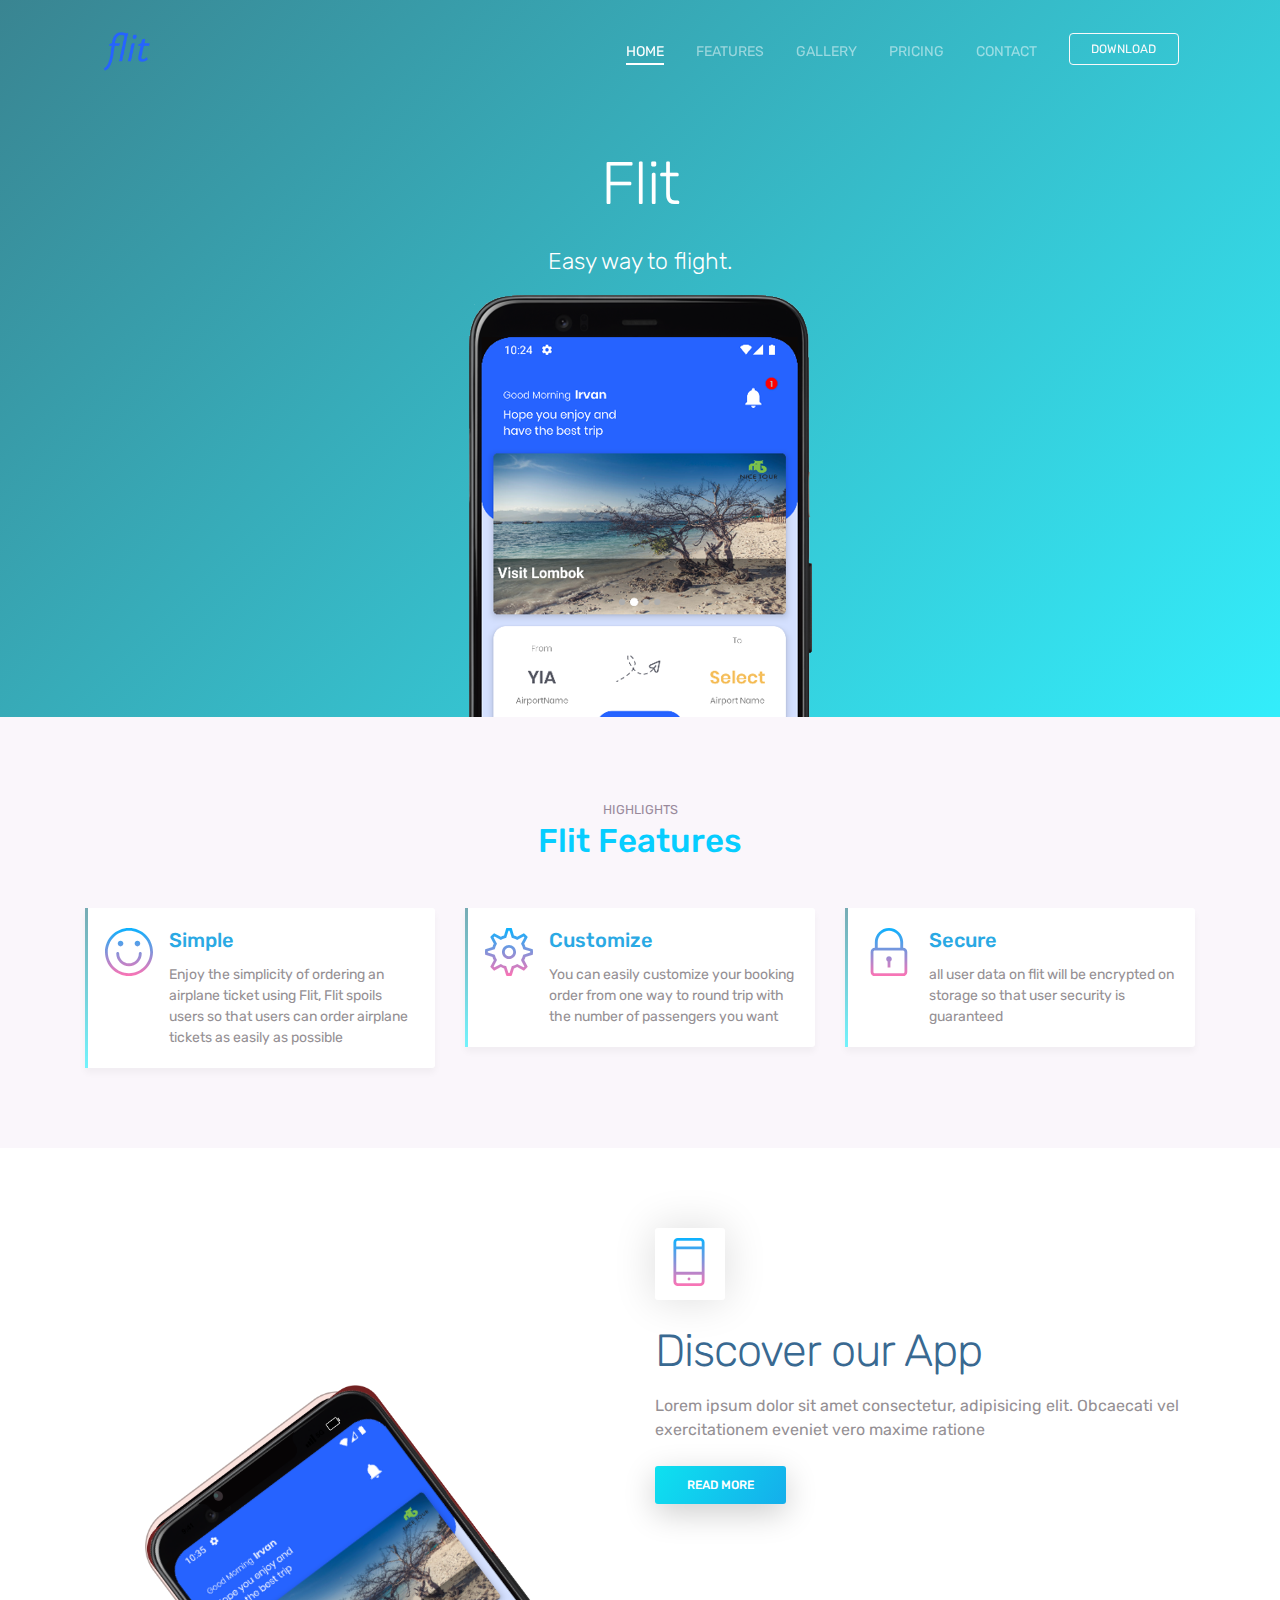
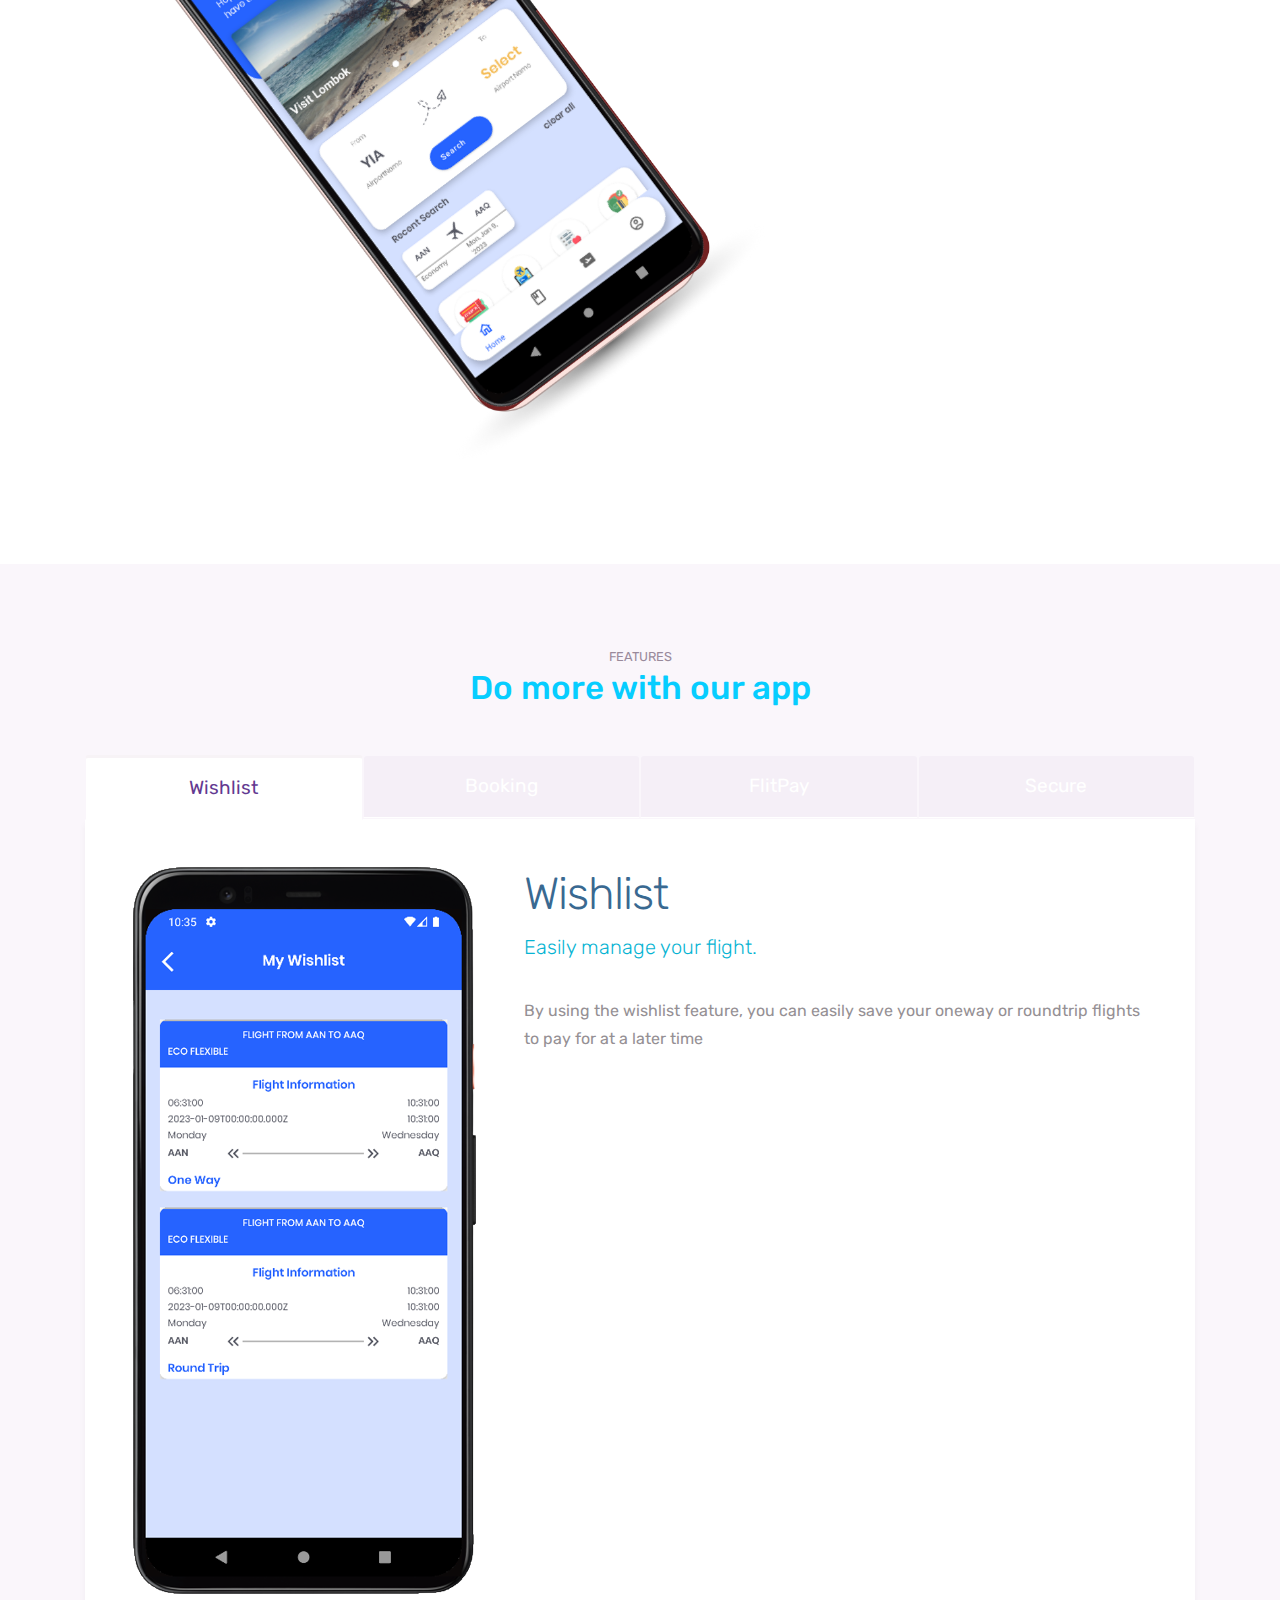
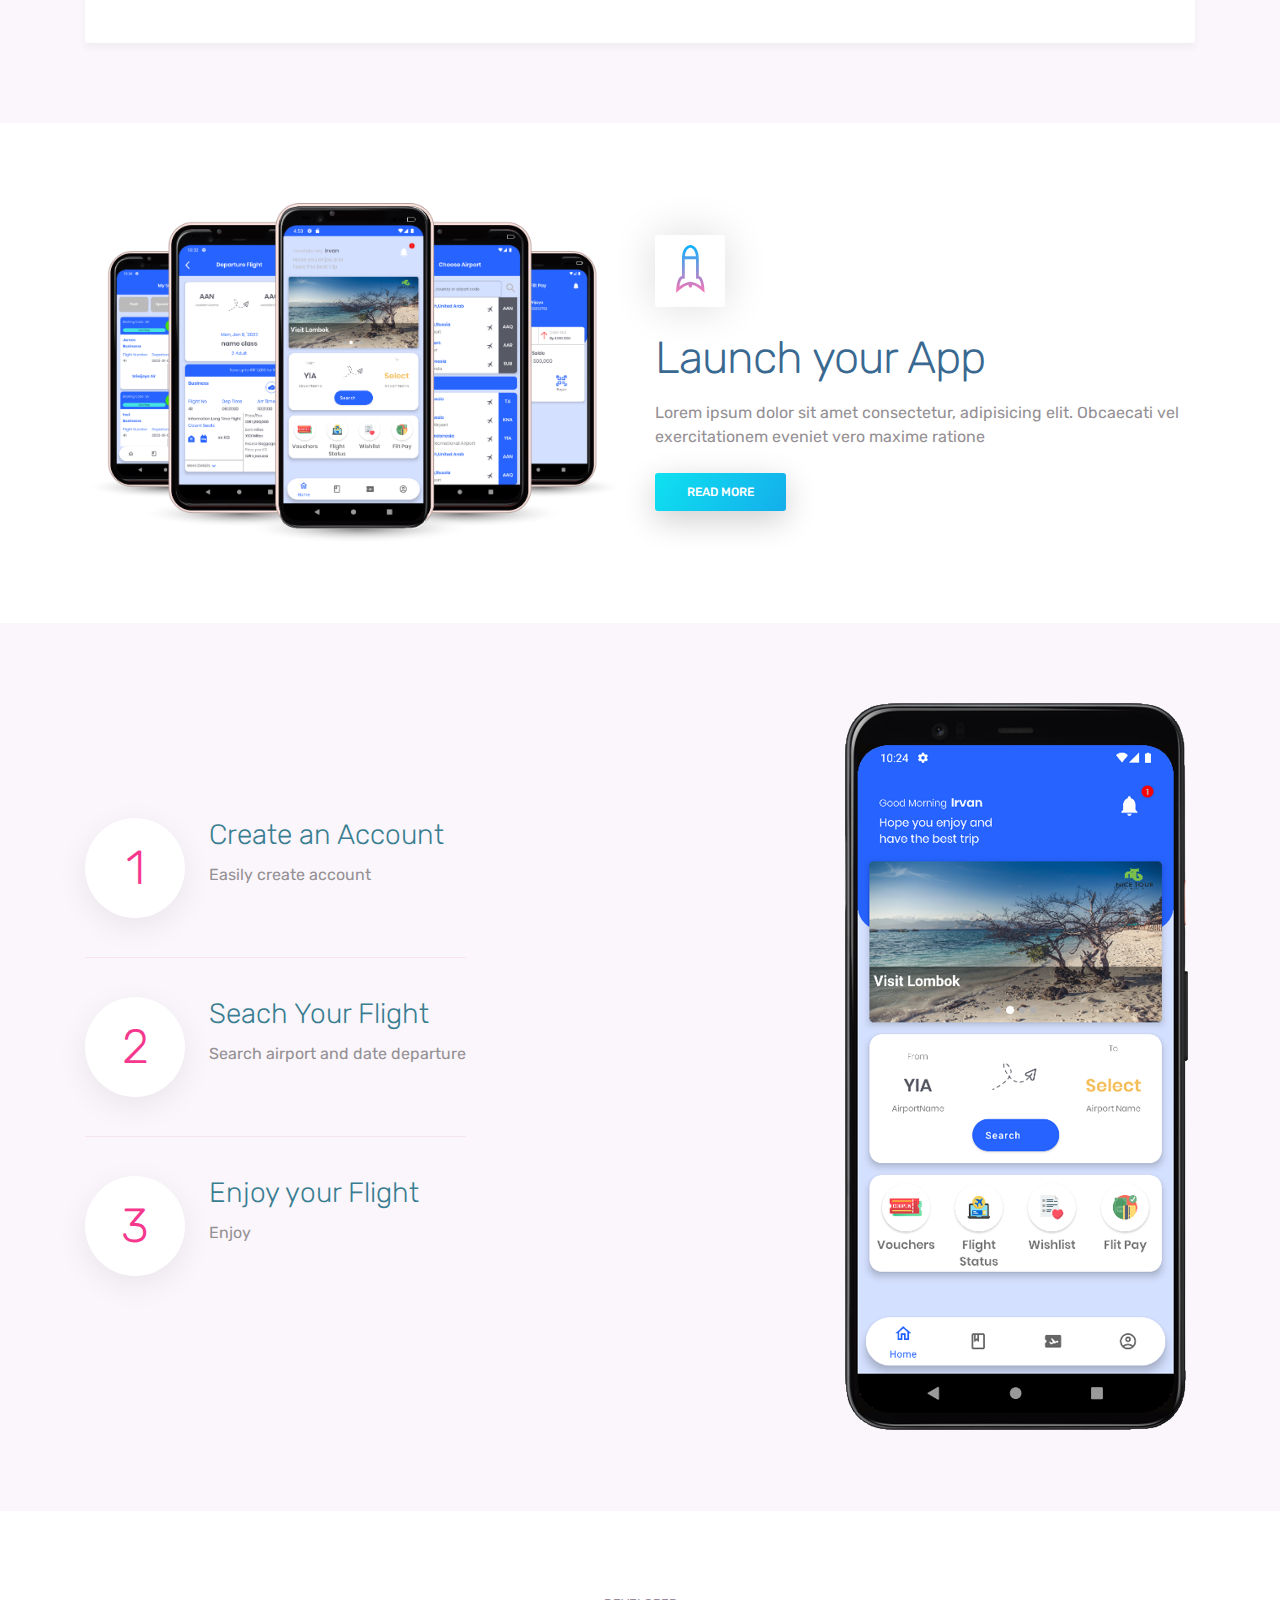
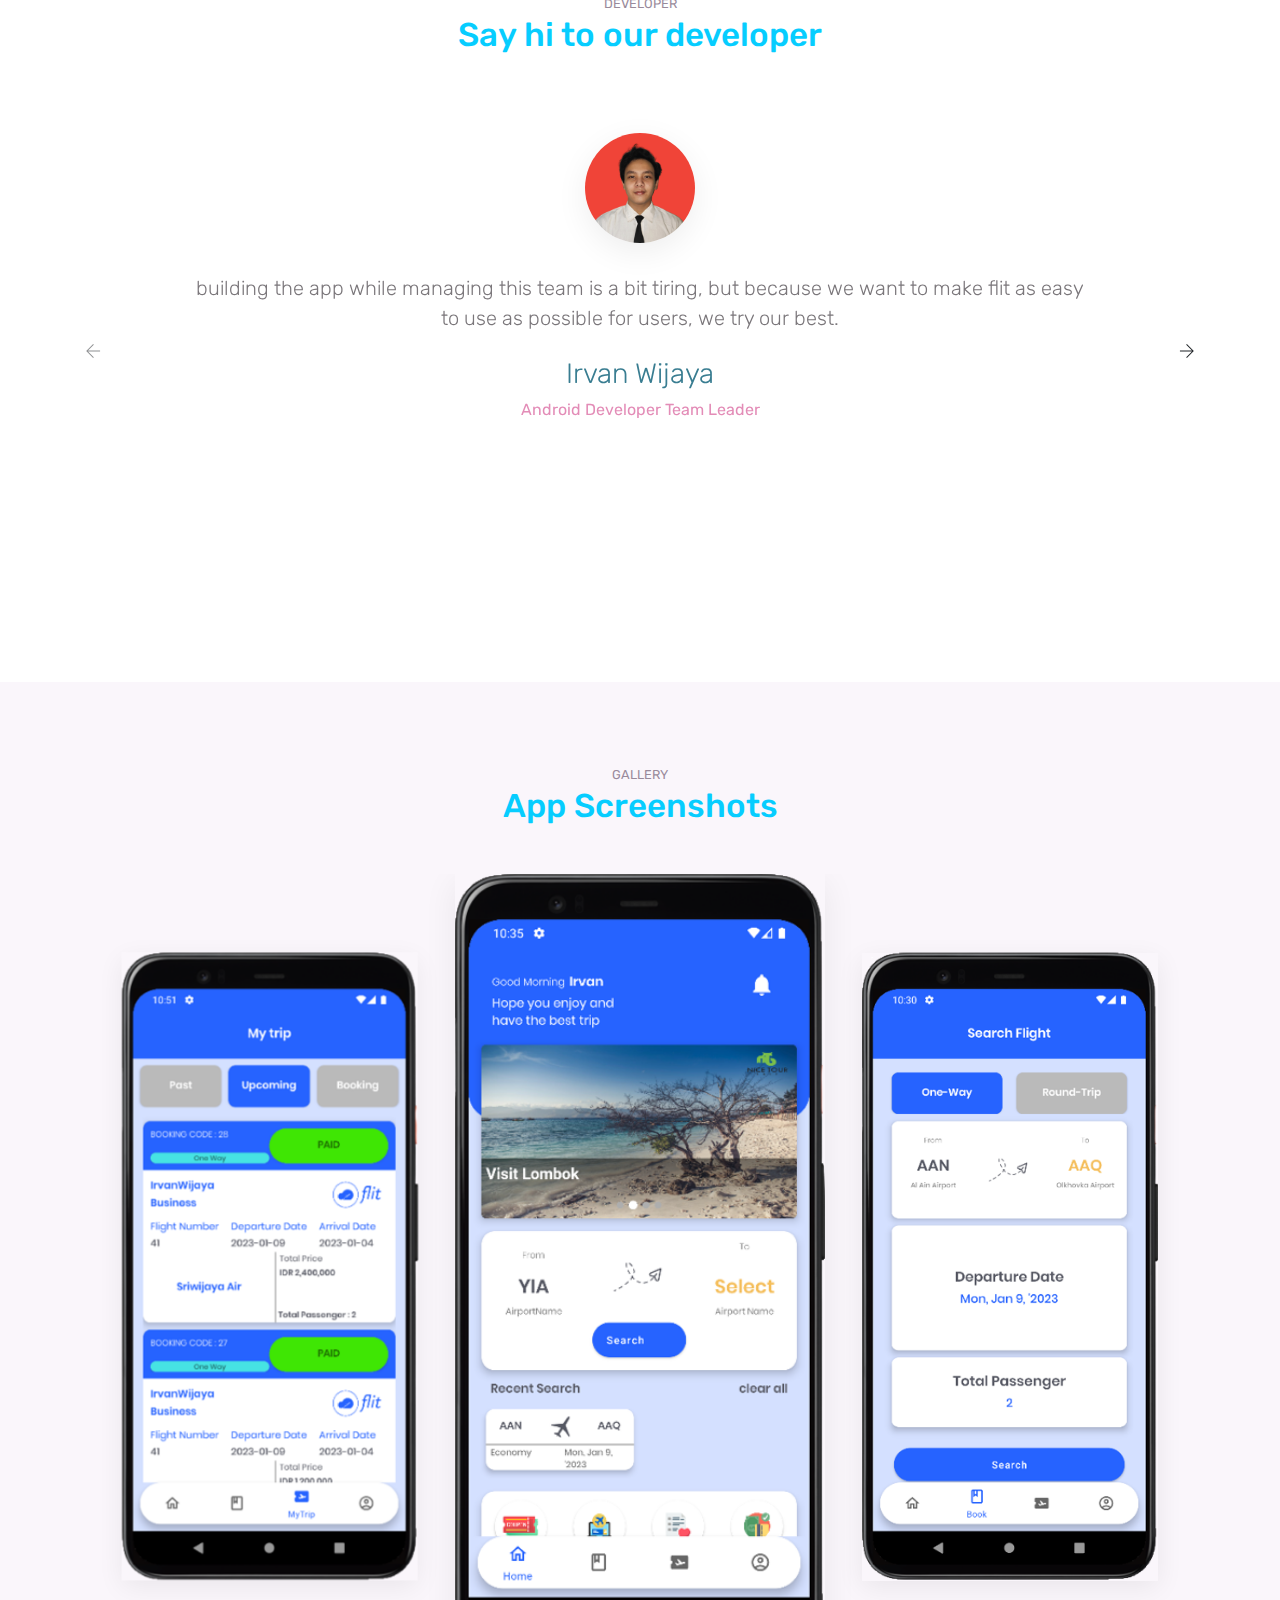
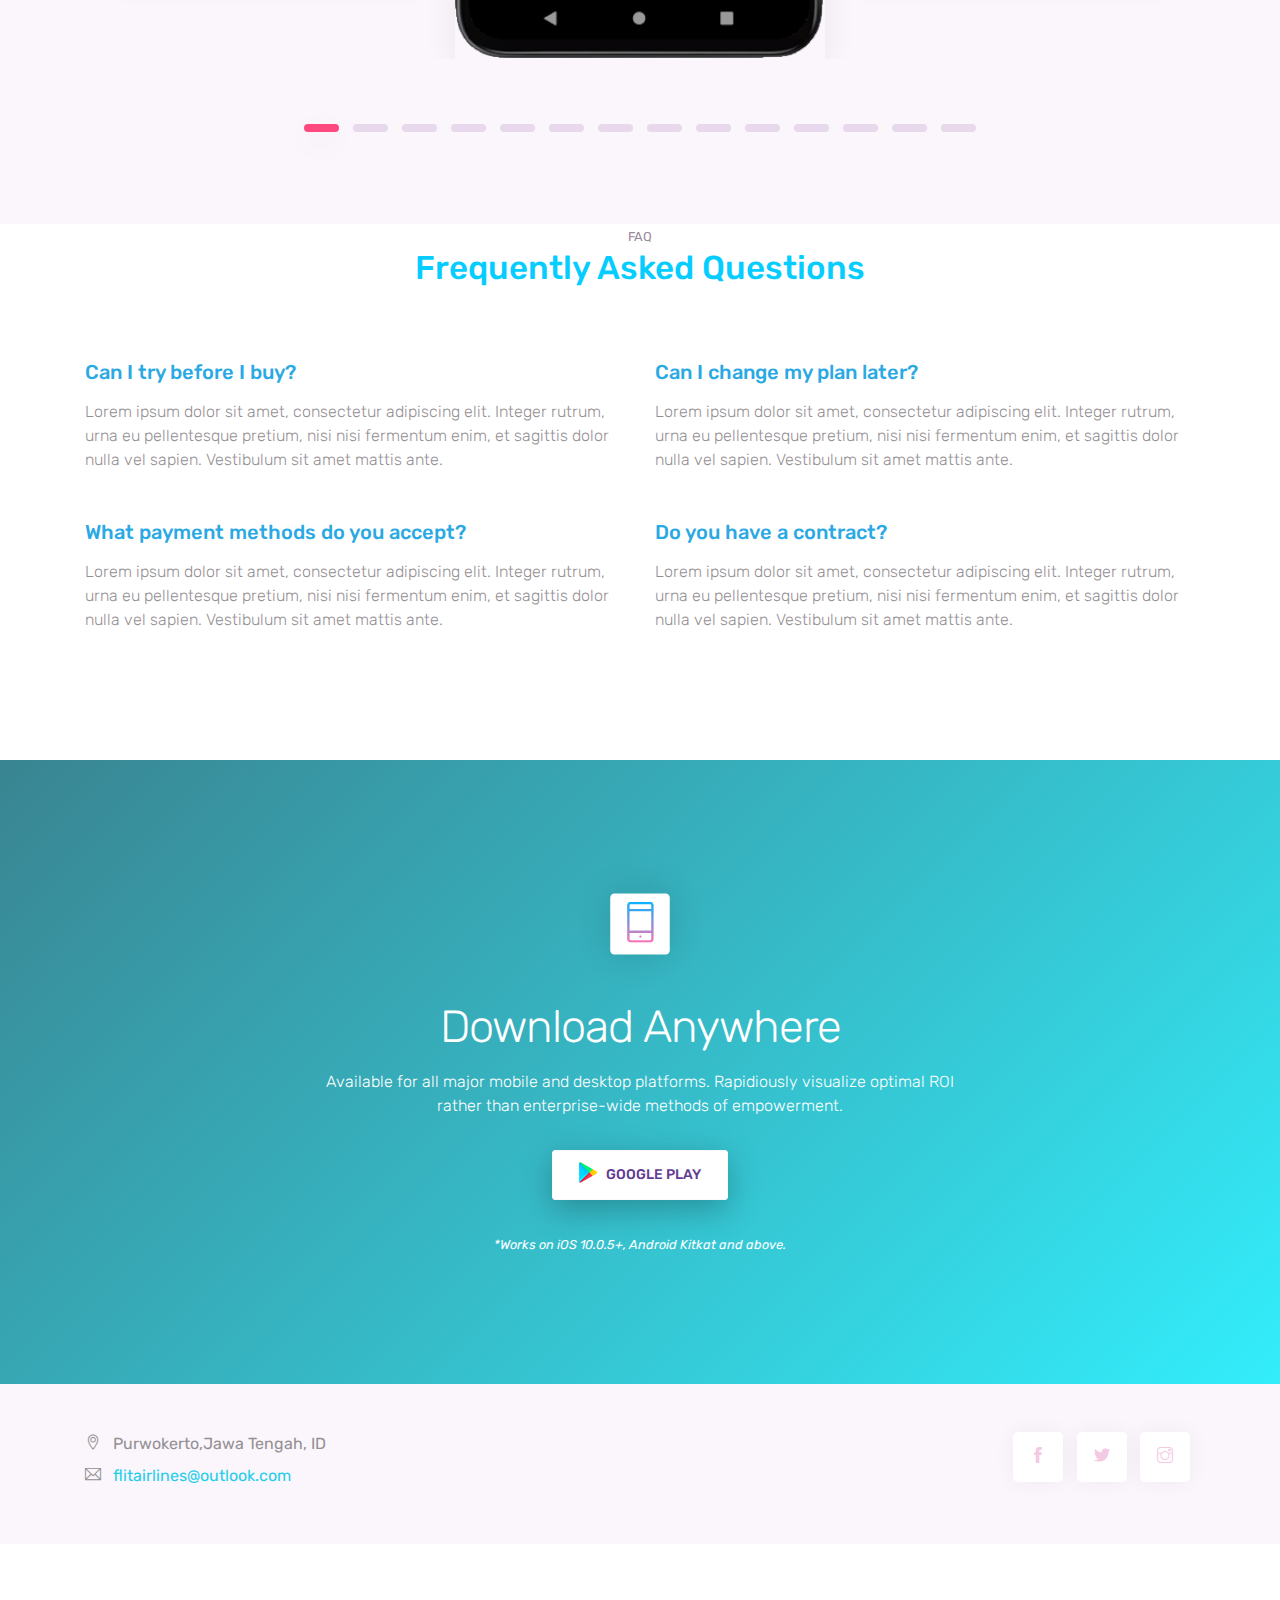
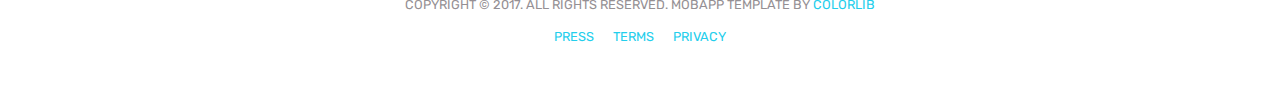
<file: index.html>
<!doctype html>
<html lang="en">
<!--

Page    : index / MobApp
Version : 1.0
Author  : Colorlib
URI     : https://colorlib.com

 -->

<head>
    <title>Flit</title>
    <!-- Required meta tags -->
    <meta charset="utf-8">
    <meta name="viewport" content="width=device-width, initial-scale=1, shrink-to-fit=no">
    <meta name="description" content="Flit - Easily Flight">
    <meta name="keywords" content="mobile, app, ios, android, flit,flightapp">

    <!-- Font -->
    <link rel="dns-prefetch" href="//fonts.googleapis.com">
    <link href="https://fonts.googleapis.com/css?family=Rubik:300,400,500" rel="stylesheet">

    <!-- Bootstrap CSS -->
    <link rel="stylesheet" href="css/bootstrap.min.css">
    <!-- Themify Icons -->
    <link rel="stylesheet" href="css/themify-icons.css">
    <!-- Owl carousel -->
    <link rel="stylesheet" href="css/owl.carousel.min.css">
    <!-- Main css -->
    <link href="css/style.css" rel="stylesheet">
</head>

<body data-spy="scroll" data-target="#navbar" data-offset="30">

    <!-- Nav Menu -->

    <div class="nav-menu fixed-top">
        <div class="container">
            <div class="row">
                <div class="col-md-12">
                    <nav class="navbar navbar-dark navbar-expand-lg">
                        <a class="navbar-brand" href="index.html"><img src="images/logo.png" width="50" height="50" class="img-fluid" alt="logo"></a> <button class="navbar-toggler" type="button" data-toggle="collapse" data-target="#navbar" aria-controls="navbar" aria-expanded="false" aria-label="Toggle navigation"> <span class="navbar-toggler-icon"></span> </button>
                        <div class="collapse navbar-collapse" id="navbar">
                            <ul class="navbar-nav ml-auto">
                                <li class="nav-item"> <a class="nav-link active" href="#home">HOME <span class="sr-only">(current)</span></a> </li>
                                <li class="nav-item"> <a class="nav-link" href="#features">FEATURES</a> </li>
                                <li class="nav-item"> <a class="nav-link" href="#gallery">GALLERY</a> </li>
                                <li class="nav-item"> <a class="nav-link" href="#pricing">PRICING</a> </li>
                                <li class="nav-item"> <a class="nav-link" href="#contact">CONTACT</a> </li>
                                <li class="nav-item"><a href="https://play.google.com/store/apps/details?id=com.ctwofinalproject.ticketing" class="btn btn-outline-light my-3 my-sm-0 ml-lg-3">Download</a></li>
                            </ul>
                        </div>
                    </nav>
                </div>
            </div>
        </div>
    </div>


    <header class="bg-gradient" id="home">
        <div class="container mt-5">
            <h1>Flit</h1>
            <p class="tagline">Easy way to flight.</p>
        </div>
        <div class="img-holder mt-3"><img src="images/home.png" alt="home" class="img-fluid"></div>
    </header>

    <div class="section light-bg" id="features">


        <div class="container">

            <div class="section-title">
                <small>HIGHLIGHTS</small>
                <h3>Flit Features</h3>
            </div>


            <div class="row">
                <div class="col-12 col-lg-4">
                    <div class="card features">
                        <div class="card-body">
                            <div class="media">
                                <span class="ti-face-smile gradient-fill ti-3x mr-3"></span>
                                <div class="media-body">
                                    <h4 class="card-title">Simple</h4>
                                    <p class="card-text">Enjoy the simplicity of ordering an airplane ticket using Flit, Flit spoils users so that users can order airplane tickets as easily as possible </p>
                                </div>
                            </div>
                        </div>
                    </div>
                </div>
                <div class="col-12 col-lg-4">
                    <div class="card features">
                        <div class="card-body">
                            <div class="media">
                                <span class="ti-settings gradient-fill ti-3x mr-3"></span>
                                <div class="media-body">
                                    <h4 class="card-title">Customize</h4>
                                    <p class="card-text">You can easily customize your booking order from one way to round trip with the number of passengers you want </p>
                                </div>
                            </div>
                        </div>
                    </div>
                </div>
                <div class="col-12 col-lg-4">
                    <div class="card features">
                        <div class="card-body">
                            <div class="media">
                                <span class="ti-lock gradient-fill ti-3x mr-3"></span>
                                <div class="media-body">
                                    <h4 class="card-title">Secure</h4>
                                    <p class="card-text">all user data on flit will be encrypted on storage so that user security is guaranteed </p>
                                </div>
                            </div>
                        </div>
                    </div>
                </div>
            </div>

        </div>



    </div>
    <!-- // end .section -->
    <div class="section">

        <div class="container">
            <div class="row">
                <div class="col-lg-6 offset-lg-6">
                    <div class="box-icon"><span class="ti-mobile gradient-fill ti-3x"></span></div>
                    <h2>Discover our App</h2>
                    <p class="mb-4">Lorem ipsum dolor sit amet consectetur, adipisicing elit. Obcaecati vel exercitationem eveniet vero maxime ratione </p>
                    <a href="#" class="btn btn-primary">Read more</a>
                </div>
            </div>
            <div class="perspective-phone">
                <img src="images/miring.png" width="700dp" alt="perspective phone" class="img-fluid">
            </div>
        </div>

    </div>
    <!-- // end .section -->


    <div class="section light-bg">
        <div class="container">
            <div class="section-title">
                <small>FEATURES</small>
                <h3>Do more with our app</h3>
            </div>

            <ul class="nav nav-tabs nav-justified" role="tablist">
                <li class="nav-item">
                    <a class="nav-link active" data-toggle="tab" href="#wishlist">Wishlist</a>
                </li>
                <li class="nav-item">
                    <a class="nav-link" data-toggle="tab" href="#booking">Booking</a>
                </li>
                <li class="nav-item">
                    <a class="nav-link" data-toggle="tab" href="#flitpay">FlitPay</a>
                </li>
                <li class="nav-item">
                    <a class="nav-link" data-toggle="tab" href="#secure">Secure</a>
                </li>
            </ul>
            <div class="tab-content">
                <div class="tab-pane fade show active" id="wishlist">
                    <div class="d-flex flex-column flex-lg-row">
                        <img src="images/wishlist-removebg-preview.png" alt="graphic" class="img-fluid rounded align-self-start mr-lg-5 mb-5 mb-lg-0">
                        <div>

                            <h2>Wishlist</h2>
                            <p class="lead">Easily manage your flight. </p>
                            <p>By using the wishlist feature, you can easily save your oneway or roundtrip flights to pay for at a later time
                            </p>
                        </div>
                    </div>
                </div>
                <div class="tab-pane fade" id="booking">
                    <div class="d-flex flex-column flex-lg-row">
                        <div>
                            <h2>Easily manage your booking list</h2>
                            <p class="lead">by using flit, you can easily order flight tickets for several passengers at once
                            </p>
                            <p> by using flit, you can easily order flight tickets for several passengers at once
                            </p>
                        </div>
                        <img src="images/bookingdetails.png" alt="graphic" class="img-fluid rounded align-self-start mr-lg-5 mb-5 mb-lg-0">
                    </div>
                </div>
                <div class="tab-pane fade" id="flitpay">
                    <div class="d-flex flex-column flex-lg-row">
                        <img src="images/flitpay.png" alt="graphic" class="img-fluid rounded align-self-start mr-lg-5 mb-5 mb-lg-0">
                        <div>
                            <h2>Flitpay</h2>
                            <p class="lead">Easily pay using flit pay </p>
                            <p>on the flitpay feature, you can top up to make payments for your booking, using flitpay, your ticket payments are free of admin fees, and enjoy airplane ticket discounts of up to 69%
                            </p>
                        </div>
                    </div>
                </div>
                <div class="tab-pane fade" id="secure">
                    <div class="d-flex flex-column flex-lg-row">
                        <div>
                            <h2>Keep your data secure</h2>
                            <p class="lead">Biometric Settings. </p>
                            <p>on flit, there is a fingerprint implementation, keep your data from other people so that your account data remains safe
                            </p>
                        </div>
                        <img src="images/biometric.png" alt="graphic" class="img-fluid rounded align-self-start mr-lg-5 mb-5 mb-lg-0">
                    </div>
                </div>
            </div>


        </div>
    </div>
    <!-- // end .section -->

    <div class="section">

        <div class="container">
            <div class="row">
                <div class="col-md-6">
                    <img src="images/multiphone.png" alt="dual phone" class="img-fluid">
                </div>
                <div class="col-md-6 d-flex align-items-center">
                    <div>
                        <div class="box-icon"><span class="ti-rocket gradient-fill ti-3x"></span></div>
                        <h2>Launch your App</h2>
                        <p class="mb-4">Lorem ipsum dolor sit amet consectetur, adipisicing elit. Obcaecati vel exercitationem eveniet vero maxime ratione </p>
                        <a href="#" class="btn btn-primary">Read more</a></div>
                </div>
            </div>

        </div>

    </div>
    <!-- // end .section -->


    <div class="section light-bg">

        <div class="container">
            <div class="row">
                <div class="col-md-8 d-flex align-items-center">
                    <ul class="list-unstyled ui-steps">
                        <li class="media">
                            <div class="circle-icon mr-4">1</div>
                            <div class="media-body">
                                <h5>Create an Account</h5>
                                <p>Easily create account </p>
                            </div>
                        </li>
                        <li class="media my-4">
                            <div class="circle-icon mr-4">2</div>
                            <div class="media-body">
                                <h5>Seach Your Flight</h5>
                                <p>Search airport and date departure</p>
                            </div>
                        </li>
                        <li class="media">
                            <div class="circle-icon mr-4">3</div>
                            <div class="media-body">
                                <h5>Enjoy your Flight</h5>
                                <p>Enjoy </p>
                            </div>
                        </li>
                    </ul>
                </div>
                <div class="col-md-4">
                    <img src="images/home.png" alt="home" class="img-fluid">
                </div>

            </div>

        </div>

    </div>
    <!-- // end .section -->


    <div class="section">
        <div class="container">
            <div class="section-title">
                <small>DEVELOPER</small>
                <h3>Say hi to our developer</h3>
            </div>

            <div class="testimonials owl-carousel">
                <div class="testimonials-single">
                    <img src="images/teamleader.jpg" alt="client" class="client-img">
                    <blockquote class="blockquote">building the app while managing this team is a bit tiring, but because we want to make flit as easy to use as possible for users, we try our best.</blockquote>
                    <h5 class="mt-4 mb-2">Irvan Wijaya</h5>
                    <p class="text-primary">Android Developer Team Leader</p>
                </div>
                <div class="testimonials-single">
                    <img src="images/rois.jpg" alt="client" class="client-img">
                    <blockquote class="blockquote">"Kangen."</blockquote>
                    <h5 class="mt-4 mb-2">Muhammad Roisul Jihad</h5>
                    <p class="text-primary">Android Developer</p>
                </div>
                <div class="testimonials-single">
                    <img src="images/zain.jpg" alt="client" class="client-img">
                    <blockquote class="blockquote">Uniquely streamline highly efficient scenarios and 24/7 initiatives. Conveniently embrace multifunctional ideas through proactive customer service. Distinctively conceptualize 2.0 intellectual capital via user-centric partnerships.</blockquote>
                    <h5 class="mt-4 mb-2">Zain Zaidan Ahsan</h5>
                    <p class="text-primary">Android Developer</p>
                </div>
                <div class="testimonials-single">
                    <img src="images/firman.jpg" alt="client" class="client-img">
                    <blockquote class="blockquote">Uniquely streamline highly efficient scenarios and 24/7 initiatives. Conveniently embrace multifunctional ideas through proactive customer service. Distinctively conceptualize 2.0 intellectual capital via user-centric partnerships.</blockquote>
                    <h5 class="mt-4 mb-2">Firman Perdana</h5>
                    <p class="text-primary">FrontEnd Developer Team Leader</p>
                </div>
                <div class="testimonials-single">
                    <img src="images/novi.jpeg" alt="client" class="client-img">
                    <blockquote class="blockquote">Uniquely streamline highly efficient scenarios and 24/7 initiatives. Conveniently embrace multifunctional ideas through proactive customer service. Distinctively conceptualize 2.0 intellectual capital via user-centric partnerships.</blockquote>
                    <h5 class="mt-4 mb-2">Novi Amanda Puspita Sari</h5>
                    <p class="text-primary">FrontEnd Developer</p>
                </div>
                <div class="testimonials-single">
                    <img src="images/citra.png" alt="client" class="client-img">
                    <blockquote class="blockquote">Uniquely streamline highly efficient scenarios and 24/7 initiatives. Conveniently embrace multifunctional ideas through proactive customer service. Distinctively conceptualize 2.0 intellectual capital via user-centric partnerships.</blockquote>
                    <h5 class="mt-4 mb-2">Citra Meida Antika</h5>
                    <p class="text-primary">FrontEnd Developer</p>
                </div>
                <div class="testimonials-single">
                    <img src="images/hendri.png" alt="client" class="client-img">
                    <blockquote class="blockquote">Uniquely streamline highly efficient scenarios and 24/7 initiatives. Conveniently embrace multifunctional ideas through proactive customer service. Distinctively conceptualize 2.0 intellectual capital via user-centric partnerships.</blockquote>
                    <h5 class="mt-4 mb-2">Hendri Permana Putra</h5>
                    <p class="text-primary">BackEnd Developer Team Leader</p>
                </div>
                <div class="testimonials-single">
                    <img src="images/biara.png" alt="client" class="client-img">
                    <blockquote class="blockquote">Uniquely streamline highly efficient scenarios and 24/7 initiatives. Conveniently embrace multifunctional ideas through proactive customer service. Distinctively conceptualize 2.0 intellectual capital via user-centric partnerships.</blockquote>
                    <h5 class="mt-4 mb-2">I Dewa Gede Putra Angga Biara</h5>
                    <p class="text-primary">BackEnd Developer</p>
                </div>
                <div class="testimonials-single">
                    <img src="images/ahmadjafar.png" alt="client" class="client-img">
                    <blockquote class="blockquote">"Apapun dirimu, jadilah yang terbaik."</blockquote>
                    <h5 class="mt-4 mb-2">Ahmad Ja'far Ali</h5>
                    <p class="text-primary">Project Manager</p>
                </div>
            </div>

        </div>

    </div>
    <!-- // end .section -->


    <div class="section light-bg" id="gallery">
        <div class="container">
            <div class="section-title">
                <small>GALLERY</small>
                <h3>App Screenshots</h3>
            </div>

            <div class="img-gallery owl-carousel owl-theme">
                <img src="images/home2.png" alt="image">
                <img src="images/Search_Flight.png" alt="image">
                <img src="images/choose_airport.png" alt="image">
                <img src="images/departure_flight.png" alt="image">
                <img src="images/trippsummary.png" alt="image">
                <img src="images/tripsummarytwo.png" alt="image">
                <img src="images/listbooking.png" alt="image">
                <img src="images/payment.png" alt="image">
                <img src="images/bookingdetails.png" alt="image">
                <img src="images/wishlist-removebg-preview.png" alt="image">
                <img src="images/notification.png" alt="image">
                <img src="images/biometric.png" alt="image">
                <img src="images/flitpay.png" alt="image">
                <img src="images/upcoming.png" alt="image">
            </div>
        </div>

    </div>
    <!-- // end .section -->

    </div>
    <!-- // end .section -->


    <div class="section pt-0">
        <div class="container">
            <div class="section-title">
                <small>FAQ</small>
                <h3>Frequently Asked Questions</h3>
            </div>

            <div class="row pt-4">
                <div class="col-md-6">
                    <h4 class="mb-3">Can I try before I buy?</h4>
                    <p class="light-font mb-5">Lorem ipsum dolor sit amet, consectetur adipiscing elit. Integer rutrum, urna eu pellentesque pretium, nisi nisi fermentum enim, et sagittis dolor nulla vel sapien. Vestibulum sit amet mattis ante. </p>
                    <h4 class="mb-3">What payment methods do you accept?</h4>
                    <p class="light-font mb-5">Lorem ipsum dolor sit amet, consectetur adipiscing elit. Integer rutrum, urna eu pellentesque pretium, nisi nisi fermentum enim, et sagittis dolor nulla vel sapien. Vestibulum sit amet mattis ante. </p>

                </div>
                <div class="col-md-6">
                    <h4 class="mb-3">Can I change my plan later?</h4>
                    <p class="light-font mb-5">Lorem ipsum dolor sit amet, consectetur adipiscing elit. Integer rutrum, urna eu pellentesque pretium, nisi nisi fermentum enim, et sagittis dolor nulla vel sapien. Vestibulum sit amet mattis ante. </p>
                    <h4 class="mb-3">Do you have a contract?</h4>
                    <p class="light-font mb-5">Lorem ipsum dolor sit amet, consectetur adipiscing elit. Integer rutrum, urna eu pellentesque pretium, nisi nisi fermentum enim, et sagittis dolor nulla vel sapien. Vestibulum sit amet mattis ante. </p>

                </div>
            </div>
        </div>

    </div>
    <!-- // end .section -->



    <div class="section bg-gradient">
        <div class="container">
            <div class="call-to-action">

                <div class="box-icon"><span class="ti-mobile gradient-fill ti-3x"></span></div>
                <h2>Download Anywhere</h2>
                <p class="tagline">Available for all major mobile and desktop platforms. Rapidiously visualize optimal ROI rather than enterprise-wide methods of empowerment. </p>
                <div class="my-4">
                    <a href="https://play.google.com/store/apps/details?id=com.ctwofinalproject.ticketing" class="btn btn-light"><img src="images/playicon.png" alt="icon"> Google play</a>
                </div>
                <p class="tagline"><small><i>*Works on iOS 10.0.5+, Android Kitkat and above. </i></small></p>
            </div>
        </div>

    </div>
    <!-- // end .section -->

    <div class="light-bg py-5" id="contact">
        <div class="container">
            <div class="row">
                <div class="col-lg-6 text-center text-lg-left">
                    <p class="mb-2"> <span class="ti-location-pin mr-2"></span> Purwokerto,Jawa Tengah, ID</p>
                    <div class=" d-block d-sm-inline-block">
                        <p class="mb-2">
                            <span class="ti-email mr-2"></span> <a class="mr-4" href="mailto:flitairlines@outlook.com">flitairlines@outlook.com</a>
                        </p>
                    </div>
                </div>
                <div class="col-lg-6">
                    <div class="social-icons">
                        <a href="https://www.facebook.com/profile.php?id=100004257488704"><span class="ti-facebook"></span></a>
                        <a href="https://twitter.com/irvanwij"><span class="ti-twitter-alt"></span></a>
                        <a href="htps://instagram.com/irvanwij"><span class="ti-instagram"></span></a>
                    </div>
                </div>
            </div>

        </div>

    </div>
    <!-- // end .section -->
    <footer class="my-5 text-center">
        <!-- Copyright removal is not prohibited! -->
        <p class="mb-2"><small>COPYRIGHT © 2017. ALL RIGHTS RESERVED. MOBAPP TEMPLATE BY <a href="https://colorlib.com">COLORLIB</a></small></p>

        <small>
            <a href="#" class="m-2">PRESS</a>
            <a href="terms.html" class="m-2">TERMS</a>
            <a href="#" class="m-2">PRIVACY</a>
        </small>
    </footer>

    <!-- jQuery and Bootstrap -->
    <script src="js/jquery-3.2.1.min.js"></script>
    <script src="js/bootstrap.bundle.min.js"></script>
    <!-- Plugins JS -->
    <script src="js/owl.carousel.min.js"></script>
    <!-- Custom JS -->
    <script src="js/script.js"></script>

</body>

</html>
</file>
<file: css/themify-icons.css>
@font-face {
    font-family: 'themify';
    src: url('../fonts/themify.eot?-fvbane');
    src: url('../fonts/themify.eot?#iefix-fvbane') format('embedded-opentype'), url('../fonts/themify.woff?-fvbane') format('woff'), url('../fonts/themify.ttf?-fvbane') format('truetype'), url('../fonts/themify.svg?-fvbane#themify') format('svg');
    font-weight: normal;
    font-style: normal;
}

[class^="ti-"],
[class*=" ti-"] {
    font-family: 'themify';
    speak: none;
    font-style: normal;
    font-weight: normal;
    font-variant: normal;
    text-transform: none;
    line-height: 1;
    /* Better Font Rendering =========== */
    -webkit-font-smoothing: antialiased;
    -moz-osx-font-smoothing: grayscale;
}

.ti-wand:before {
    content: "\e600";
}

.ti-volume:before {
    content: "\e601";
}

.ti-user:before {
    content: "\e602";
}

.ti-unlock:before {
    content: "\e603";
}

.ti-unlink:before {
    content: "\e604";
}

.ti-trash:before {
    content: "\e605";
}

.ti-thought:before {
    content: "\e606";
}

.ti-target:before {
    content: "\e607";
}

.ti-tag:before {
    content: "\e608";
}

.ti-tablet:before {
    content: "\e609";
}

.ti-star:before {
    content: "\e60a";
}

.ti-spray:before {
    content: "\e60b";
}

.ti-signal:before {
    content: "\e60c";
}

.ti-shopping-cart:before {
    content: "\e60d";
}

.ti-shopping-cart-full:before {
    content: "\e60e";
}

.ti-settings:before {
    content: "\e60f";
}

.ti-search:before {
    content: "\e610";
}

.ti-zoom-in:before {
    content: "\e611";
}

.ti-zoom-out:before {
    content: "\e612";
}

.ti-cut:before {
    content: "\e613";
}

.ti-ruler:before {
    content: "\e614";
}

.ti-ruler-pencil:before {
    content: "\e615";
}

.ti-ruler-alt:before {
    content: "\e616";
}

.ti-bookmark:before {
    content: "\e617";
}

.ti-bookmark-alt:before {
    content: "\e618";
}

.ti-reload:before {
    content: "\e619";
}

.ti-plus:before {
    content: "\e61a";
}

.ti-pin:before {
    content: "\e61b";
}

.ti-pencil:before {
    content: "\e61c";
}

.ti-pencil-alt:before {
    content: "\e61d";
}

.ti-paint-roller:before {
    content: "\e61e";
}

.ti-paint-bucket:before {
    content: "\e61f";
}

.ti-na:before {
    content: "\e620";
}

.ti-mobile:before {
    content: "\e621";
}

.ti-minus:before {
    content: "\e622";
}

.ti-medall:before {
    content: "\e623";
}

.ti-medall-alt:before {
    content: "\e624";
}

.ti-marker:before {
    content: "\e625";
}

.ti-marker-alt:before {
    content: "\e626";
}

.ti-arrow-up:before {
    content: "\e627";
}

.ti-arrow-right:before {
    content: "\e628";
}

.ti-arrow-left:before {
    content: "\e629";
}

.ti-arrow-down:before {
    content: "\e62a";
}

.ti-lock:before {
    content: "\e62b";
}

.ti-location-arrow:before {
    content: "\e62c";
}

.ti-link:before {
    content: "\e62d";
}

.ti-layout:before {
    content: "\e62e";
}

.ti-layers:before {
    content: "\e62f";
}

.ti-layers-alt:before {
    content: "\e630";
}

.ti-key:before {
    content: "\e631";
}

.ti-import:before {
    content: "\e632";
}

.ti-image:before {
    content: "\e633";
}

.ti-heart:before {
    content: "\e634";
}

.ti-heart-broken:before {
    content: "\e635";
}

.ti-hand-stop:before {
    content: "\e636";
}

.ti-hand-open:before {
    content: "\e637";
}

.ti-hand-drag:before {
    content: "\e638";
}

.ti-folder:before {
    content: "\e639";
}

.ti-flag:before {
    content: "\e63a";
}

.ti-flag-alt:before {
    content: "\e63b";
}

.ti-flag-alt-2:before {
    content: "\e63c";
}

.ti-eye:before {
    content: "\e63d";
}

.ti-export:before {
    content: "\e63e";
}

.ti-exchange-vertical:before {
    content: "\e63f";
}

.ti-desktop:before {
    content: "\e640";
}

.ti-cup:before {
    content: "\e641";
}

.ti-crown:before {
    content: "\e642";
}

.ti-comments:before {
    content: "\e643";
}

.ti-comment:before {
    content: "\e644";
}

.ti-comment-alt:before {
    content: "\e645";
}

.ti-close:before {
    content: "\e646";
}

.ti-clip:before {
    content: "\e647";
}

.ti-angle-up:before {
    content: "\e648";
}

.ti-angle-right:before {
    content: "\e649";
}

.ti-angle-left:before {
    content: "\e64a";
}

.ti-angle-down:before {
    content: "\e64b";
}

.ti-check:before {
    content: "\e64c";
}

.ti-check-box:before {
    content: "\e64d";
}

.ti-camera:before {
    content: "\e64e";
}

.ti-announcement:before {
    content: "\e64f";
}

.ti-brush:before {
    content: "\e650";
}

.ti-briefcase:before {
    content: "\e651";
}

.ti-bolt:before {
    content: "\e652";
}

.ti-bolt-alt:before {
    content: "\e653";
}

.ti-blackboard:before {
    content: "\e654";
}

.ti-bag:before {
    content: "\e655";
}

.ti-move:before {
    content: "\e656";
}

.ti-arrows-vertical:before {
    content: "\e657";
}

.ti-arrows-horizontal:before {
    content: "\e658";
}

.ti-fullscreen:before {
    content: "\e659";
}

.ti-arrow-top-right:before {
    content: "\e65a";
}

.ti-arrow-top-left:before {
    content: "\e65b";
}

.ti-arrow-circle-up:before {
    content: "\e65c";
}

.ti-arrow-circle-right:before {
    content: "\e65d";
}

.ti-arrow-circle-left:before {
    content: "\e65e";
}

.ti-arrow-circle-down:before {
    content: "\e65f";
}

.ti-angle-double-up:before {
    content: "\e660";
}

.ti-angle-double-right:before {
    content: "\e661";
}

.ti-angle-double-left:before {
    content: "\e662";
}

.ti-angle-double-down:before {
    content: "\e663";
}

.ti-zip:before {
    content: "\e664";
}

.ti-world:before {
    content: "\e665";
}

.ti-wheelchair:before {
    content: "\e666";
}

.ti-view-list:before {
    content: "\e667";
}

.ti-view-list-alt:before {
    content: "\e668";
}

.ti-view-grid:before {
    content: "\e669";
}

.ti-uppercase:before {
    content: "\e66a";
}

.ti-upload:before {
    content: "\e66b";
}

.ti-underline:before {
    content: "\e66c";
}

.ti-truck:before {
    content: "\e66d";
}

.ti-timer:before {
    content: "\e66e";
}

.ti-ticket:before {
    content: "\e66f";
}

.ti-thumb-up:before {
    content: "\e670";
}

.ti-thumb-down:before {
    content: "\e671";
}

.ti-text:before {
    content: "\e672";
}

.ti-stats-up:before {
    content: "\e673";
}

.ti-stats-down:before {
    content: "\e674";
}

.ti-split-v:before {
    content: "\e675";
}

.ti-split-h:before {
    content: "\e676";
}

.ti-smallcap:before {
    content: "\e677";
}

.ti-shine:before {
    content: "\e678";
}

.ti-shift-right:before {
    content: "\e679";
}

.ti-shift-left:before {
    content: "\e67a";
}

.ti-shield:before {
    content: "\e67b";
}

.ti-notepad:before {
    content: "\e67c";
}

.ti-server:before {
    content: "\e67d";
}

.ti-quote-right:before {
    content: "\e67e";
}

.ti-quote-left:before {
    content: "\e67f";
}

.ti-pulse:before {
    content: "\e680";
}

.ti-printer:before {
    content: "\e681";
}

.ti-power-off:before {
    content: "\e682";
}

.ti-plug:before {
    content: "\e683";
}

.ti-pie-chart:before {
    content: "\e684";
}

.ti-paragraph:before {
    content: "\e685";
}

.ti-panel:before {
    content: "\e686";
}

.ti-package:before {
    content: "\e687";
}

.ti-music:before {
    content: "\e688";
}

.ti-music-alt:before {
    content: "\e689";
}

.ti-mouse:before {
    content: "\e68a";
}

.ti-mouse-alt:before {
    content: "\e68b";
}

.ti-money:before {
    content: "\e68c";
}

.ti-microphone:before {
    content: "\e68d";
}

.ti-menu:before {
    content: "\e68e";
}

.ti-menu-alt:before {
    content: "\e68f";
}

.ti-map:before {
    content: "\e690";
}

.ti-map-alt:before {
    content: "\e691";
}

.ti-loop:before {
    content: "\e692";
}

.ti-location-pin:before {
    content: "\e693";
}

.ti-list:before {
    content: "\e694";
}

.ti-light-bulb:before {
    content: "\e695";
}

.ti-Italic:before {
    content: "\e696";
}

.ti-info:before {
    content: "\e697";
}

.ti-infinite:before {
    content: "\e698";
}

.ti-id-badge:before {
    content: "\e699";
}

.ti-hummer:before {
    content: "\e69a";
}

.ti-home:before {
    content: "\e69b";
}

.ti-help:before {
    content: "\e69c";
}

.ti-headphone:before {
    content: "\e69d";
}

.ti-harddrives:before {
    content: "\e69e";
}

.ti-harddrive:before {
    content: "\e69f";
}

.ti-gift:before {
    content: "\e6a0";
}

.ti-game:before {
    content: "\e6a1";
}

.ti-filter:before {
    content: "\e6a2";
}

.ti-files:before {
    content: "\e6a3";
}

.ti-file:before {
    content: "\e6a4";
}

.ti-eraser:before {
    content: "\e6a5";
}

.ti-envelope:before {
    content: "\e6a6";
}

.ti-download:before {
    content: "\e6a7";
}

.ti-direction:before {
    content: "\e6a8";
}

.ti-direction-alt:before {
    content: "\e6a9";
}

.ti-dashboard:before {
    content: "\e6aa";
}

.ti-control-stop:before {
    content: "\e6ab";
}

.ti-control-shuffle:before {
    content: "\e6ac";
}

.ti-control-play:before {
    content: "\e6ad";
}

.ti-control-pause:before {
    content: "\e6ae";
}

.ti-control-forward:before {
    content: "\e6af";
}

.ti-control-backward:before {
    content: "\e6b0";
}

.ti-cloud:before {
    content: "\e6b1";
}

.ti-cloud-up:before {
    content: "\e6b2";
}

.ti-cloud-down:before {
    content: "\e6b3";
}

.ti-clipboard:before {
    content: "\e6b4";
}

.ti-car:before {
    content: "\e6b5";
}

.ti-calendar:before {
    content: "\e6b6";
}

.ti-book:before {
    content: "\e6b7";
}

.ti-bell:before {
    content: "\e6b8";
}

.ti-basketball:before {
    content: "\e6b9";
}

.ti-bar-chart:before {
    content: "\e6ba";
}

.ti-bar-chart-alt:before {
    content: "\e6bb";
}

.ti-back-right:before {
    content: "\e6bc";
}

.ti-back-left:before {
    content: "\e6bd";
}

.ti-arrows-corner:before {
    content: "\e6be";
}

.ti-archive:before {
    content: "\e6bf";
}

.ti-anchor:before {
    content: "\e6c0";
}

.ti-align-right:before {
    content: "\e6c1";
}

.ti-align-left:before {
    content: "\e6c2";
}

.ti-align-justify:before {
    content: "\e6c3";
}

.ti-align-center:before {
    content: "\e6c4";
}

.ti-alert:before {
    content: "\e6c5";
}

.ti-alarm-clock:before {
    content: "\e6c6";
}

.ti-agenda:before {
    content: "\e6c7";
}

.ti-write:before {
    content: "\e6c8";
}

.ti-window:before {
    content: "\e6c9";
}

.ti-widgetized:before {
    content: "\e6ca";
}

.ti-widget:before {
    content: "\e6cb";
}

.ti-widget-alt:before {
    content: "\e6cc";
}

.ti-wallet:before {
    content: "\e6cd";
}

.ti-video-clapper:before {
    content: "\e6ce";
}

.ti-video-camera:before {
    content: "\e6cf";
}

.ti-vector:before {
    content: "\e6d0";
}

.ti-themify-logo:before {
    content: "\e6d1";
}

.ti-themify-favicon:before {
    content: "\e6d2";
}

.ti-themify-favicon-alt:before {
    content: "\e6d3";
}

.ti-support:before {
    content: "\e6d4";
}

.ti-stamp:before {
    content: "\e6d5";
}

.ti-split-v-alt:before {
    content: "\e6d6";
}

.ti-slice:before {
    content: "\e6d7";
}

.ti-shortcode:before {
    content: "\e6d8";
}

.ti-shift-right-alt:before {
    content: "\e6d9";
}

.ti-shift-left-alt:before {
    content: "\e6da";
}

.ti-ruler-alt-2:before {
    content: "\e6db";
}

.ti-receipt:before {
    content: "\e6dc";
}

.ti-pin2:before {
    content: "\e6dd";
}

.ti-pin-alt:before {
    content: "\e6de";
}

.ti-pencil-alt2:before {
    content: "\e6df";
}

.ti-palette:before {
    content: "\e6e0";
}

.ti-more:before {
    content: "\e6e1";
}

.ti-more-alt:before {
    content: "\e6e2";
}

.ti-microphone-alt:before {
    content: "\e6e3";
}

.ti-magnet:before {
    content: "\e6e4";
}

.ti-line-double:before {
    content: "\e6e5";
}

.ti-line-dotted:before {
    content: "\e6e6";
}

.ti-line-dashed:before {
    content: "\e6e7";
}

.ti-layout-width-full:before {
    content: "\e6e8";
}

.ti-layout-width-default:before {
    content: "\e6e9";
}

.ti-layout-width-default-alt:before {
    content: "\e6ea";
}

.ti-layout-tab:before {
    content: "\e6eb";
}

.ti-layout-tab-window:before {
    content: "\e6ec";
}

.ti-layout-tab-v:before {
    content: "\e6ed";
}

.ti-layout-tab-min:before {
    content: "\e6ee";
}

.ti-layout-slider:before {
    content: "\e6ef";
}

.ti-layout-slider-alt:before {
    content: "\e6f0";
}

.ti-layout-sidebar-right:before {
    content: "\e6f1";
}

.ti-layout-sidebar-none:before {
    content: "\e6f2";
}

.ti-layout-sidebar-left:before {
    content: "\e6f3";
}

.ti-layout-placeholder:before {
    content: "\e6f4";
}

.ti-layout-menu:before {
    content: "\e6f5";
}

.ti-layout-menu-v:before {
    content: "\e6f6";
}

.ti-layout-menu-separated:before {
    content: "\e6f7";
}

.ti-layout-menu-full:before {
    content: "\e6f8";
}

.ti-layout-media-right-alt:before {
    content: "\e6f9";
}

.ti-layout-media-right:before {
    content: "\e6fa";
}

.ti-layout-media-overlay:before {
    content: "\e6fb";
}

.ti-layout-media-overlay-alt:before {
    content: "\e6fc";
}

.ti-layout-media-overlay-alt-2:before {
    content: "\e6fd";
}

.ti-layout-media-left-alt:before {
    content: "\e6fe";
}

.ti-layout-media-left:before {
    content: "\e6ff";
}

.ti-layout-media-center-alt:before {
    content: "\e700";
}

.ti-layout-media-center:before {
    content: "\e701";
}

.ti-layout-list-thumb:before {
    content: "\e702";
}

.ti-layout-list-thumb-alt:before {
    content: "\e703";
}

.ti-layout-list-post:before {
    content: "\e704";
}

.ti-layout-list-large-image:before {
    content: "\e705";
}

.ti-layout-line-solid:before {
    content: "\e706";
}

.ti-layout-grid4:before {
    content: "\e707";
}

.ti-layout-grid3:before {
    content: "\e708";
}

.ti-layout-grid2:before {
    content: "\e709";
}

.ti-layout-grid2-thumb:before {
    content: "\e70a";
}

.ti-layout-cta-right:before {
    content: "\e70b";
}

.ti-layout-cta-left:before {
    content: "\e70c";
}

.ti-layout-cta-center:before {
    content: "\e70d";
}

.ti-layout-cta-btn-right:before {
    content: "\e70e";
}

.ti-layout-cta-btn-left:before {
    content: "\e70f";
}

.ti-layout-column4:before {
    content: "\e710";
}

.ti-layout-column3:before {
    content: "\e711";
}

.ti-layout-column2:before {
    content: "\e712";
}

.ti-layout-accordion-separated:before {
    content: "\e713";
}

.ti-layout-accordion-merged:before {
    content: "\e714";
}

.ti-layout-accordion-list:before {
    content: "\e715";
}

.ti-ink-pen:before {
    content: "\e716";
}

.ti-info-alt:before {
    content: "\e717";
}

.ti-help-alt:before {
    content: "\e718";
}

.ti-headphone-alt:before {
    content: "\e719";
}

.ti-hand-point-up:before {
    content: "\e71a";
}

.ti-hand-point-right:before {
    content: "\e71b";
}

.ti-hand-point-left:before {
    content: "\e71c";
}

.ti-hand-point-down:before {
    content: "\e71d";
}

.ti-gallery:before {
    content: "\e71e";
}

.ti-face-smile:before {
    content: "\e71f";
}

.ti-face-sad:before {
    content: "\e720";
}

.ti-credit-card:before {
    content: "\e721";
}

.ti-control-skip-forward:before {
    content: "\e722";
}

.ti-control-skip-backward:before {
    content: "\e723";
}

.ti-control-record:before {
    content: "\e724";
}

.ti-control-eject:before {
    content: "\e725";
}

.ti-comments-smiley:before {
    content: "\e726";
}

.ti-brush-alt:before {
    content: "\e727";
}

.ti-youtube:before {
    content: "\e728";
}

.ti-vimeo:before {
    content: "\e729";
}

.ti-twitter:before {
    content: "\e72a";
}

.ti-time:before {
    content: "\e72b";
}

.ti-tumblr:before {
    content: "\e72c";
}

.ti-skype:before {
    content: "\e72d";
}

.ti-share:before {
    content: "\e72e";
}

.ti-share-alt:before {
    content: "\e72f";
}

.ti-rocket:before {
    content: "\e730";
}

.ti-pinterest:before {
    content: "\e731";
}

.ti-new-window:before {
    content: "\e732";
}

.ti-microsoft:before {
    content: "\e733";
}

.ti-list-ol:before {
    content: "\e734";
}

.ti-linkedin:before {
    content: "\e735";
}

.ti-layout-sidebar-2:before {
    content: "\e736";
}

.ti-layout-grid4-alt:before {
    content: "\e737";
}

.ti-layout-grid3-alt:before {
    content: "\e738";
}

.ti-layout-grid2-alt:before {
    content: "\e739";
}

.ti-layout-column4-alt:before {
    content: "\e73a";
}

.ti-layout-column3-alt:before {
    content: "\e73b";
}

.ti-layout-column2-alt:before {
    content: "\e73c";
}

.ti-instagram:before {
    content: "\e73d";
}

.ti-google:before {
    content: "\e73e";
}

.ti-github:before {
    content: "\e73f";
}

.ti-flickr:before {
    content: "\e740";
}

.ti-facebook:before {
    content: "\e741";
}

.ti-dropbox:before {
    content: "\e742";
}

.ti-dribbble:before {
    content: "\e743";
}

.ti-apple:before {
    content: "\e744";
}

.ti-android:before {
    content: "\e745";
}

.ti-save:before {
    content: "\e746";
}

.ti-save-alt:before {
    content: "\e747";
}

.ti-yahoo:before {
    content: "\e748";
}

.ti-wordpress:before {
    content: "\e749";
}

.ti-vimeo-alt:before {
    content: "\e74a";
}

.ti-twitter-alt:before {
    content: "\e74b";
}

.ti-tumblr-alt:before {
    content: "\e74c";
}

.ti-trello:before {
    content: "\e74d";
}

.ti-stack-overflow:before {
    content: "\e74e";
}

.ti-soundcloud:before {
    content: "\e74f";
}

.ti-sharethis:before {
    content: "\e750";
}

.ti-sharethis-alt:before {
    content: "\e751";
}

.ti-reddit:before {
    content: "\e752";
}

.ti-pinterest-alt:before {
    content: "\e753";
}

.ti-microsoft-alt:before {
    content: "\e754";
}

.ti-linux:before {
    content: "\e755";
}

.ti-jsfiddle:before {
    content: "\e756";
}

.ti-joomla:before {
    content: "\e757";
}

.ti-html5:before {
    content: "\e758";
}

.ti-flickr-alt:before {
    content: "\e759";
}

.ti-email:before {
    content: "\e75a";
}

.ti-drupal:before {
    content: "\e75b";
}

.ti-dropbox-alt:before {
    content: "\e75c";
}

.ti-css3:before {
    content: "\e75d";
}

.ti-rss:before {
    content: "\e75e";
}

.ti-rss-alt:before {
    content: "\e75f";
}

.ti-lg {
    font-size: 1.33333333em;
    line-height: 0.75em;
    vertical-align: -15%;
}

.ti-2x {
    font-size: 2em;
}

.ti-3x {
    font-size: 3em;
}

.ti-4x {
    font-size: 4em;
}

.ti-5x {
    font-size: 5em;
}
</file>
<file: css/style.css>
@charset "UTF-8";

/*

Style   : MobApp CSS
Version : 1.0
Author  : Surjith S M
URI     : https://surjithctly.in/

Copyright © All rights Reserved 

*/


/*------------------------
[TABLE OF CONTENTS]
    
1. GLOBAL STYLES
2. NAVBAR
3. HERO
4. TABS
5. TESTIMONIALS
6. IMAGE GALLERY
7. PRICING
8. CALL TO ACTION
9. FOOTER

------------------------*/


/* GLOBAL
----------------------*/

body {
    font-family: 'Rubik', sans-serif;
    position: relative;
}

a {
    color: #23ceec;
}

a:hover,
a:focus {
    color: #15e4d3;
}

h1 {
    font-size: 60px;
    font-weight: 300;
    letter-spacing: -1px;
    margin-bottom: 1.5rem;
}

h2 {
    font-size: 45px;
    font-weight: 300;
    color: #396991;
    letter-spacing: -1px;
    margin-bottom: 1rem;
}

h3 {
    color: #06cdff;
    font-size: 33px;
    font-weight: 500;
}

h4 {
    font-size: 20px;
    font-weight: 500;
    color: #2aa9e4;
}

h5 {
    font-size: 28px;
    font-weight: 300;
    color: #397d91;
    margin-bottom: 0.7rem;
}

p {
    color: #959094;
}

p.lead {
    color: #07b4d3;
    margin-bottom: 2rem;
}

.text-primary {
    color: #e38cb7 !important;
}

.light-font {
    font-weight: 300;
}

.btn {
    font-size: 12px;
    font-weight: 400;
    text-transform: uppercase;
    padding: 0.375rem 1.35rem;
    transition: all 0.3s ease;
}

.btn-outline-light:hover {
    color: #d6619c;
}

.btn-primary {
    border-radius: 3px;
    background-image: -moz-linear-gradient( 122deg, #068eb8 0%, #04ada5 100%);
    background-image: -webkit-linear-gradient( 122deg, #45dae5 0%, #0bdbf7 100%);
    background-image: -ms-linear-gradient( 122deg, #04b0ff 0%, #0b98f7 100%);
    background-image: linear-gradient( 122deg, #0ee1f0 0%, #14aeeb 100%);
    box-shadow: 0px 9px 32px 0px rgba(0, 0, 0, 0.2);
    font-weight: 500;
    padding: 0.6rem 2rem;
    border: 0;
}

.btn-primary:hover,
.btn-primary:focus,
.btn-primary:active,
.btn-primary:not([disabled]):not(.disabled).active,
.btn-primary:not([disabled]):not(.disabled):active,
.show>.btn-primary.dropdown-toggle {
    background-image: linear-gradient( 122deg, #0fcac1 0%, #45e5dd 100%);
    box-shadow: 0px 9px 32px 0px rgba(0, 0, 0, 0.3);
    color: #FFF;
}

.btn-light {
    border-radius: 3px;
    background: #FFF;
    box-shadow: 0px 9px 32px 0px rgba(0, 0, 0, 0.26);
    font-size: 14px;
    font-weight: 500;
    color: #633991;
    margin: 0.5rem;
    padding: 0.7rem 1.6rem;
    line-height: 1.8;
}

.btn-group-lg>.btn,
.btn-lg {
    padding: 0.8rem 1rem;
    font-size: 15px;
}

.light-bg {
    background-color: #faf6fb;
}

.section {
    padding: 80px 0;
}

.section-title {
    text-align: center;
    margin-bottom: 3rem;
}

.section-title small {
    color: #998a9b;
}

@media (max-width:767px) {
    h1 {
        font-size: 40px;
    }
    h2 {
        font-size: 30px;
    }
}


/* NAVBAR
----------------------*/

.nav-menu {
    padding: 1rem 0;
    transition: all 0.3s ease;
}

.nav-menu.is-scrolling,
.nav-menu.menu-is-open {
    background-color: rgb(13, 113, 143);
    background: -moz-linear-gradient(135deg, rgb(13, 128, 143) 0%, rgb(42, 219, 250) 100%);
    background: -webkit-linear-gradient(135deg, rgb(13, 139, 143) 0%, rgb(42, 219, 250) 100%);
    background: linear-gradient(135deg, rgb(13, 143, 143) 0%, rgb(42, 226, 250) 100%);
    -webkit-box-shadow: 0px 5px 23px 0px rgba(0, 0, 0, 0.1);
    -moz-box-shadow: 0px 5px 23px 0px rgba(0, 0, 0, 0.1);
    box-shadow: 0px 5px 23px 0px rgba(0, 0, 0, 0.1);
}

.nav-menu.is-scrolling {
    padding: 0;
}

.navbar-nav .nav-link {
    position: relative;
}

@media (min-width: 992px) {
    .navbar-expand-lg .navbar-nav .nav-link {
        padding-right: 1rem;
        padding-left: 1rem;
        font-size: 14px;
    }
    .navbar-nav>.nav-item>.nav-link.active:after {
        content: "";
        border-bottom: 2px solid #ffffff;
        left: 1rem;
        right: 1rem;
        bottom: 5px;
        height: 1px;
        position: absolute;
    }
}

@media (max-width:991px) {
    .navbar-nav.is-scrolling {
        padding-bottom: 1rem;
    }
    .navbar-nav .nav-item {
        text-align: center;
    }
}


/* HERO
----------------------*/

header {
    padding: 100px 0 0;
    text-align: center;
    color: #FFF;
}

.bg-gradient {
    background-image: -moz-linear-gradient( 135deg, #00e5eccc 0%, rgba(0, 108, 250, 0.8) 100%);
    background-image: -webkit-linear-gradient( 135deg, rgba(26, 209, 233, 0.8) 0%, rgba(0, 225, 255, 0.8) 100%);
    background-image: -ms-linear-gradient( 135deg, rgba(8, 114, 118, 0.8) 0%, rgba(0, 200, 250, 0.8) 100%);
    background-image: linear-gradient( 135deg, rgba(8, 102, 118, 0.8) 0%, rgba(0, 233, 250, 0.8) 100%);
}

.tagline {
    font-size: 23px;
    font-weight: 300;
    color: #ffffff;
    max-width: 800px;
    margin: 0 auto;
}

.img-holder {
    height: 0;
    padding-bottom: 33%;
    overflow: hidden;
}

@media (max-width:1200px) {
    .img-holder {
        padding-bottom: 50%;
    }
}

@media (max-width:767px) {
    .tagline {
        font-size: 17px;
    }
    .img-holder {
        padding-bottom: 100%;
    }
}


/* FEATURES
----------------------*/

.gradient-fill:before {
    color: #73f3fc;
    background: -moz-linear-gradient(top, #77b4b4 0%, #fc73b4 100%);
    background: -webkit-linear-gradient(top, #91a7ad 0%, #fc73b4 100%);
    background: linear-gradient(to bottom, #0ab2ff 0%, #fc73b4 100%);
    -webkit-background-clip: text;
    background-clip: text;
    -webkit-text-fill-color: transparent;
}

.card.features {
    border: 0;
    border-radius: 3px;
    box-shadow: 0px 5px 7px 0px rgba(0, 0, 0, 0.04);
    transition: all 0.3s ease;
}

@media (max-width:991px) {
    .card.features {
        margin-bottom: 2rem;
    }
    [class^="col-"]:last-child .card.features {
        margin-bottom: 0;
    }
}

.card.features:before {
    content: "";
    position: absolute;
    width: 3px;
    color: #fc73b4;
    background: -moz-linear-gradient(top, #77adb4 0%, #73fcfc 100%);
    background: -webkit-linear-gradient(top, #77adb4 0%, #73e7fc 100%);
    background: linear-gradient(to bottom, #77abb4 0%, #73f3fc 100%);
    top: 0;
    bottom: 0;
    left: 0;
}

.card-text {
    font-size: 14px;
}

.card.features:hover {
    transform: translateY(-3px);
    -moz-box-shadow: 0px 5px 30px 0px rgba(0, 0, 0, 0.08);
    -webkit-box-shadow: 0px 5px 30px 0px rgba(0, 0, 0, 0.08);
    box-shadow: 0px 5px 30px 0px rgba(0, 0, 0, 0.08);
}

.box-icon {
    box-shadow: 0px 0px 43px 0px rgba(0, 0, 0, 0.14);
    padding: 10px;
    width: 70px;
    border-radius: 3px;
    margin-bottom: 1.5rem;
    background-color: #FFF;
}

.circle-icon {
    box-shadow: 0px 9px 32px 0px rgba(0, 0, 0, 0.07);
    padding: 10px;
    width: 100px;
    height: 100px;
    border-radius: 50%;
    margin-bottom: 1.5rem;
    background-color: #FFF;
    color: #f5378e;
    font-size: 48px;
    text-align: center;
    line-height: 80px;
    font-weight: 300;
    transition: all 0.3s ease;
}

@media (max-width:992px) {
    .circle-icon {
        width: 70px;
        height: 70px;
        font-size: 28px;
        line-height: 50px;
    }
}

.ui-steps li:hover .circle-icon {
    background-image: -moz-linear-gradient( 122deg, #00fcef 0%, #00f7ff 100%);
    background-image: -webkit-linear-gradient( 122deg, #38e6e6 0%, #37defb 100%);
    background-image: -ms-linear-gradient( 122deg, #38d2e6 0%, #37defb 100%);
    background-image: linear-gradient( 122deg, #38cce6 0%, #37e4fb 100%);
    box-shadow: 0px 9px 32px 0px rgba(0, 0, 0, 0.09);
    color: #FFF;
}

.ui-steps li {
    padding: 15px 0;
}

.ui-steps li:not(:last-child) {
    border-bottom: 1px solid #f8e3f0;
}

.perspective-phone {
    position: relative;
    z-index: -1;
}

@media (min-width:992px) {
    .perspective-phone {
        margin-top: -150px;
    }
}


/*  TABS
----------------------*/

.tab-content {
    border-bottom-right-radius: 3px;
    border-bottom-left-radius: 3px;
    background-color: #FFF;
    box-shadow: 0px 5px 7px 0px rgba(0, 0, 0, 0.04);
    padding: 3rem;
}

@media (max-width:992px) {
    .tab-content {
        padding: 1.5rem;
    }
}

.tab-content p {
    line-height: 1.8;
}

.tab-content h2 {
    margin-bottom: 0.5rem;
}

.nav-tabs {
    border-bottom: 0;
}

.nav-tabs .nav-item .nav-link,
.nav-tabs .nav-link:focus,
.nav-tabs .nav-link:hover {
    padding: 1rem 1rem;
    border-color: #faf6fb #faf6fb #FFF;
    font-size: 19px;
    color: #ffffff;
    background: #f5eff7;
}

.nav-tabs .nav-link.active {
    background: #FFF;
    border-top-width: 3px;
    border-color: #f7f3f6 #faf6fb #FFF;
    color: #633991;
}


/*  TESTIMONIALS
----------------------*/

.owl-carousel .owl-item img.client-img {
    width: 110px;
    margin: 30px auto;
    border-radius: 50%;
    box-shadow: 0px 9px 32px 0px rgba(0, 0, 0, 0.07);
}

.testimonials-single {
    text-align: center;
    max-width: 80%;
    margin: 0 auto;
}

.blockquote {
    color: #7a767a;
    font-weight: 300;
}

.owl-next.disabled,
.owl-prev.disabled {
    opacity: 0.5;
}

.owl-prev,
.owl-next {
    position: absolute;
    top: 50%;
    transform: translateY(-50%);
}

.owl-prev {
    left: 0;
}

.owl-next {
    right: 0;
}

.owl-theme .owl-nav.disabled+.owl-dots {
    margin-top: 60px;
}

.owl-theme .owl-dots .owl-dot span {
    background: #e7d9eb;
    width: 35px;
    height: 8px;
    border-radius: 10px;
    transition: all 0.3s ease-in;
}

.owl-theme .owl-dots .owl-dot:hover span {
    background: #ff487e;
}

.owl-theme .owl-dots .owl-dot.active span {
    background: #ff487e;
    box-shadow: 0px 9px 32px 0px rgba(0, 0, 0, 0.07);
}


/*  IMAGE GALLERY
----------------------*/

.img-gallery .owl-item {
    box-shadow: 0px 9px 32px 0px rgba(0, 0, 0, 0.07);
    transform: scale(0.8);
    transition: all 0.3s ease-in;
}

.img-gallery .owl-item.center {
    transform: scale(1);
}


/*  PRICING
----------------------*/

@media (max-width:992px) {
    .card-deck {
        -ms-flex-direction: column;
        flex-direction: column;
    }
    .card-deck .card {
        margin-bottom: 15px;
    }
}

.card.pricing {
    border: 1px solid #f1eef1;
}

.card.pricing.popular {
    border-top-width: 3px;
    border-color: #ce75b4 #faf6fb #FFF;
    box-shadow: 0px 12px 59px 0px rgba(36, 7, 31, 0.11);
    color: #633991;
}

.card.pricing .card-head {
    text-align: center;
    padding: 40px 0 20px;
}

.card.pricing .card-head .price {
    display: block;
    font-size: 45px;
    font-weight: 300;
    color: #633991;
}

.card.pricing .card-head .price sub {
    bottom: 0;
    font-size: 55%;
}

.card.pricing .list-group-item {
    border: 0;
    text-align: center;
    color: #959094;
    padding: 1.05rem 1.25rem;
}

.card.pricing .list-group-item del {
    color: #d9d3d8;
}

.card.pricing .card-body {
    padding: 1.75rem;
}


/*  CALL TO ACTION
----------------------*/

.call-to-action {
    text-align: center;
    color: #FFF;
    margin: 3rem 0;
}

.call-to-action .box-icon {
    margin-left: auto;
    margin-right: auto;
    border-radius: 5px;
    transform: scale(0.85);
    margin-bottom: 2.5rem;
}

.call-to-action h2 {
    color: #FFF;
}

.call-to-action .tagline {
    font-size: 16px;
    font-weight: 300;
    color: #ffffff;
    max-width: 650px;
    margin: 0 auto;
}

.btn-light img {
    margin-right: 0.4rem;
    vertical-align: text-bottom;
}


/*  FOOTER
----------------------*/

.social-icons {
    text-align: right;
}

.social-icons a {
    background-color: #FFF;
    box-shadow: 0px 0px 21px 0px rgba(0, 0, 0, 0.05);
    width: 50px;
    height: 50px;
    display: inline-block;
    text-align: center;
    line-height: 50px;
    margin: 0 0.3rem;
    border-radius: 5px;
    color: #f4c9e2;
    transition: all 0.3s ease;
}

.social-icons a:hover {
    text-decoration: none;
    color: #e38cb7;
}

@media (max-width:991px) {
    .social-icons {
        text-align: center;
        margin-top: 2rem;
    }
}
</file>
